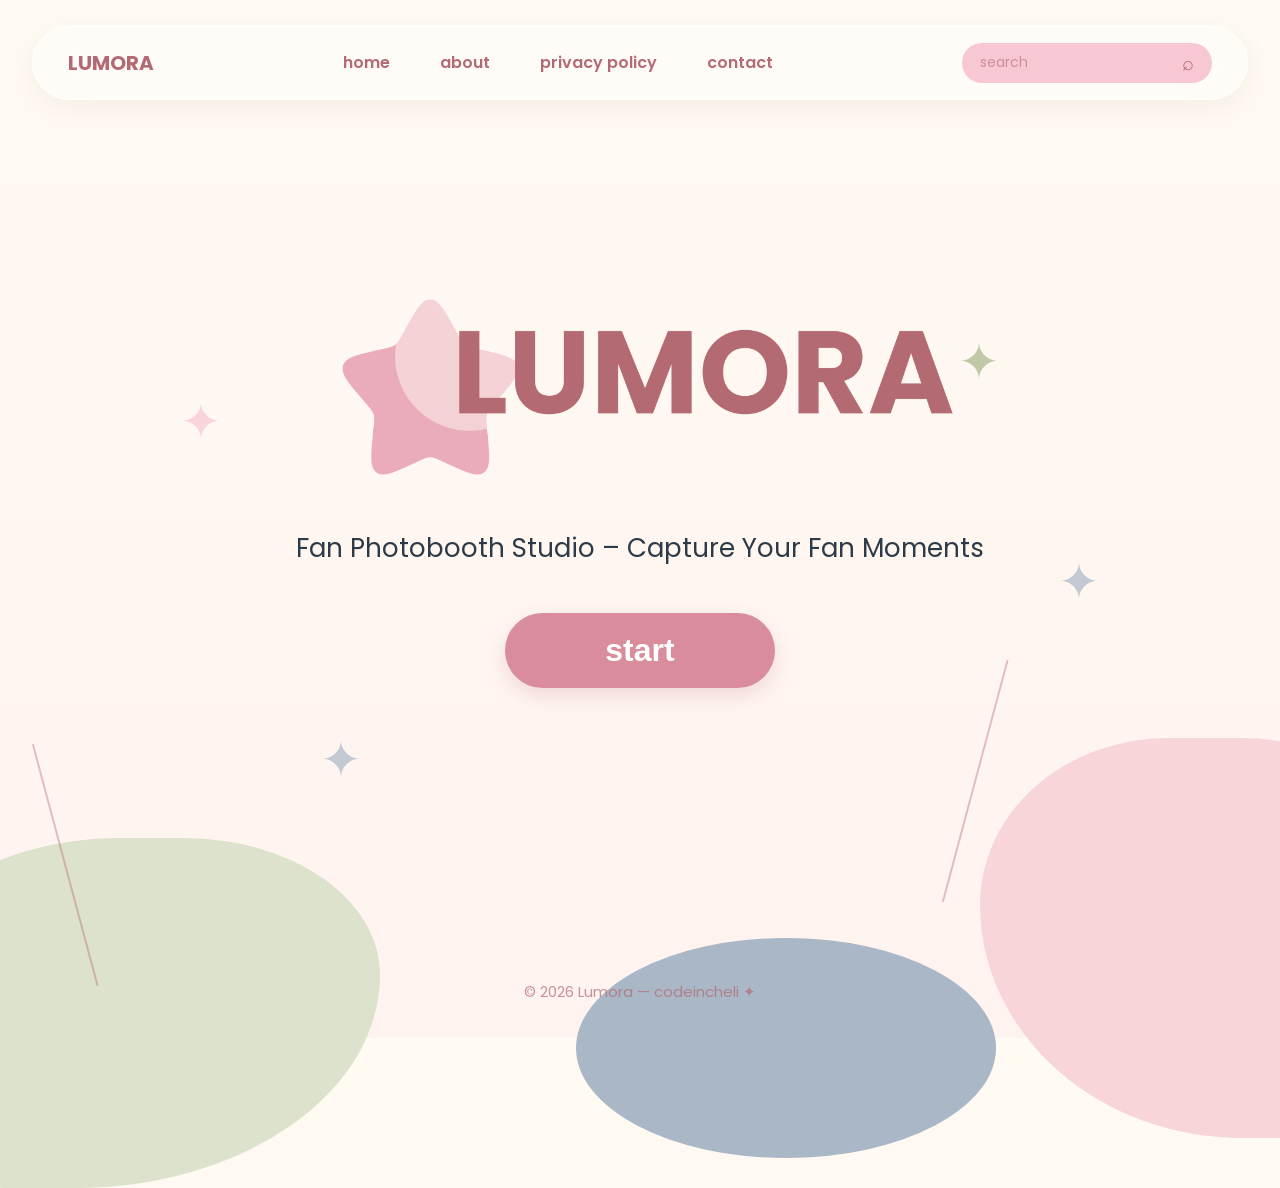
<file: index.html>
<!DOCTYPE html>
<html lang="en">
<head>
  <meta charset="UTF-8" />
  <meta name="viewport" content="width=device-width, initial-scale=1.0"/>
  <title>LUMORA</title>

  <link rel="stylesheet" href="style.css">
  <link rel="stylesheet" href="responsive-navbar.css">

  <link rel="preconnect" href="https://fonts.googleapis.com">
  <link href="https://fonts.googleapis.com/css2?family=Poppins:wght@300;400;500;600;700;800&display=swap" rel="stylesheet">

</head>
<body>

  
  <div class="star s1">✦</div>
  <div class="star s2">✦</div>
  <div class="star s3">✦</div>
  <div class="star s4">✦</div>

  
  <header>
    <nav class="navbar">

<div class="logo">
    <a href="index.html">LUMORA</a>
</div>

      <ul class="nav-links">
        <li><a href="collections.html">home</a></li>
        <li><a href="about.html" >about</a></li>
        <li><a href="privacy.html">privacy policy</a></li>
        <li><a href="contact.html">contact</a></li>
        </ul>

        <div class="search-box">
            <input type="text" placeholder="search">
            <span>⌕</span>
        </div>

    </nav>
  </header>


  <section class="hero">

<div class="hero-logo">
    <img src="assets/lumora.png" alt="LUMORA Logo">
</div>

    <p>
      Fan Photobooth Studio – Capture Your Fan Moments
    </p>

<button class="start-btn" onclick="window.location.href='collections.html'">
    start
</button>

  </section>


  <div class="blob-left"></div>
  <div class="blob-right"></div>
  <div class="blob-blue"></div>


  <div class="leaf left"></div>
  <div class="leaf right"></div>

  <footer class="footer">
    <p>© 2026 Lumora — codeincheli ✦</p>
</footer>

</body>
</html>
</file>
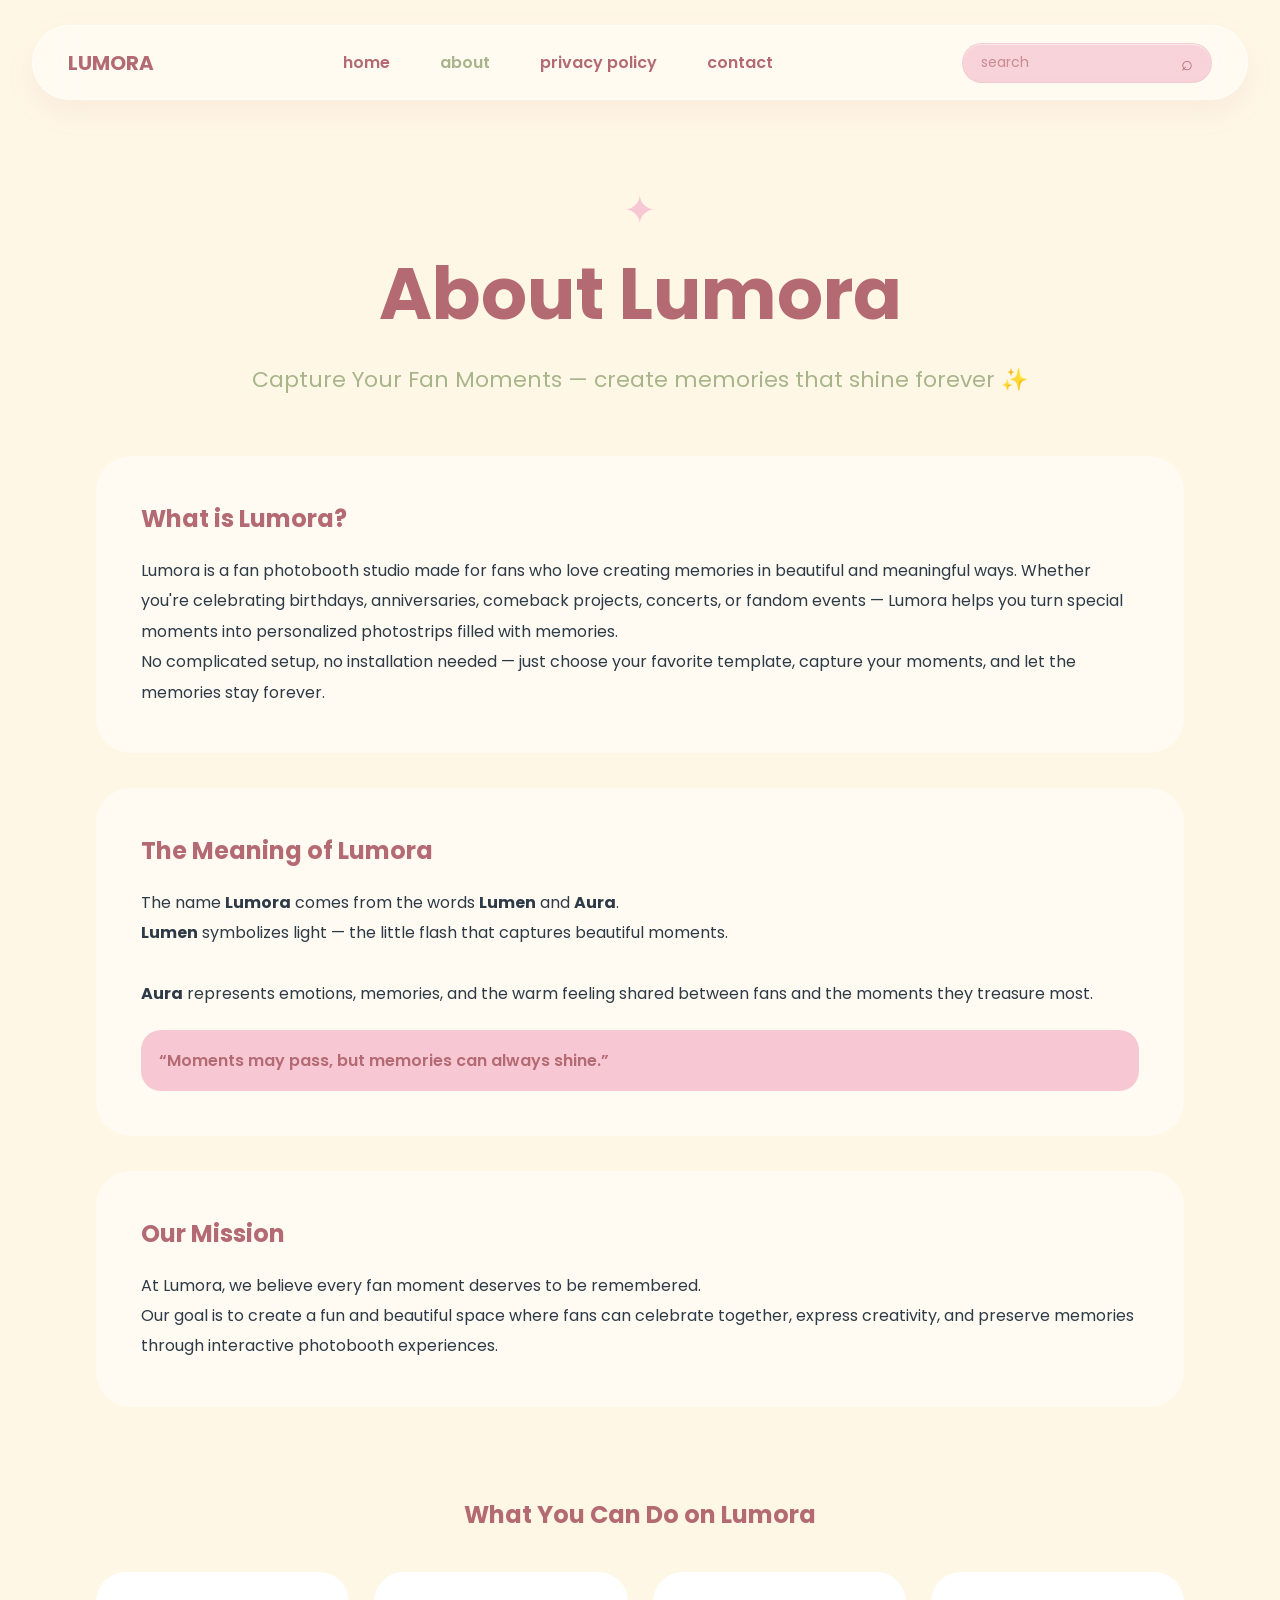
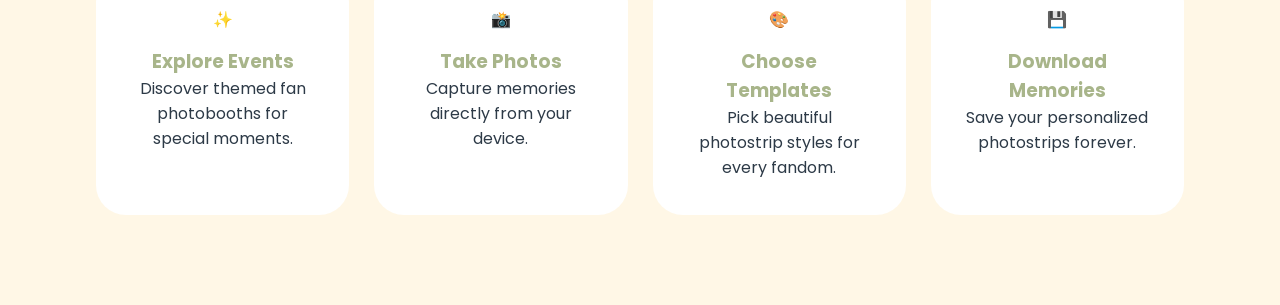
<file: about.html>
<!DOCTYPE html>
<html lang="en">
<head>
    <meta charset="UTF-8">
    <meta name="viewport" content="width=device-width, initial-scale=1.0">
    <title>About Lumora</title>

    <link rel="stylesheet" href="about.css">
    <link rel="stylesheet" href="responsive-navbar.css">

    <link rel="preconnect" href="https://fonts.googleapis.com">
    <link href="https://fonts.googleapis.com/css2?family=Poppins:wght@300;400;500;600;700;800&display=swap" rel="stylesheet">
</head>
<body>

  <header>
    <nav class="navbar">

<div class="logo">
    <a href="index.html">LUMORA</a>
</div>

<ul class="nav-links">
    <li><a href="collections.html">home</a></li>
    <li><a href="about.html" class="active">about</a></li>
    <li><a href="privacy.html">privacy policy</a></li>
    <li><a href="contact.html">contact</a></li>
</ul>
        <div class="search-box">
            <input type="text" placeholder="search">
            <span>⌕</span>
        </div>

    </nav>
</header>


<section class="about-hero">

    <div class="sparkle">✦</div>

    <h1>About Lumora</h1>

    <p class="tagline">
        Capture Your Fan Moments — create memories that shine forever ✨
    </p>

</section>


<section class="about-container">

    <div class="about-card">

        <h2>What is Lumora?</h2>

        <p>
            Lumora is a fan photobooth studio made for fans who love creating
            memories in beautiful and meaningful ways.
            Whether you're celebrating birthdays, anniversaries,
            comeback projects, concerts, or fandom events —
            Lumora helps you turn special moments into
            personalized photostrips filled with memories.
        </p>

        <p>
            No complicated setup, no installation needed —
            just choose your favorite template, capture your moments,
            and let the memories stay forever.
        </p>

    </div>

    <div class="about-card">

        <h2>The Meaning of Lumora</h2>

        <p>
            The name <b>Lumora</b> comes from the words
            <b>Lumen</b> and <b>Aura</b>.
        </p>

        <p>
            <b>Lumen</b> symbolizes light — the little flash that captures
            beautiful moments.
            <br><br>
            <b>Aura</b> represents emotions, memories,
            and the warm feeling shared between fans and the moments
            they treasure most.
        </p>

        <div class="quote-box">
            “Moments may pass, but memories can always shine.”
        </div>

    </div>

    <div class="about-card">

        <h2>Our Mission</h2>

        <p>
            At Lumora, we believe every fan moment deserves to be remembered.
        </p>

        <p>
            Our goal is to create a fun and beautiful space
            where fans can celebrate together,
            express creativity, and preserve memories
            through interactive photobooth experiences.
        </p>

    </div>

</section>


<section class="feature-section">

    <h2>What You Can Do on Lumora</h2>

    <div class="feature-grid">

        <div class="feature-card">
            ✨
            <h3>Explore Events</h3>
            <p>Discover themed fan photobooths for special moments.</p>
        </div>

        <div class="feature-card">
            📸
            <h3>Take Photos</h3>
            <p>Capture memories directly from your device.</p>
        </div>

        <div class="feature-card">
            🎨
            <h3>Choose Templates</h3>
            <p>Pick beautiful photostrip styles for every fandom.</p>
        </div>

        <div class="feature-card">
            💾
            <h3>Download Memories</h3>
            <p>Save your personalized photostrips forever.</p>
        </div>

    </div>

</section>

</body>
</html>
</file>
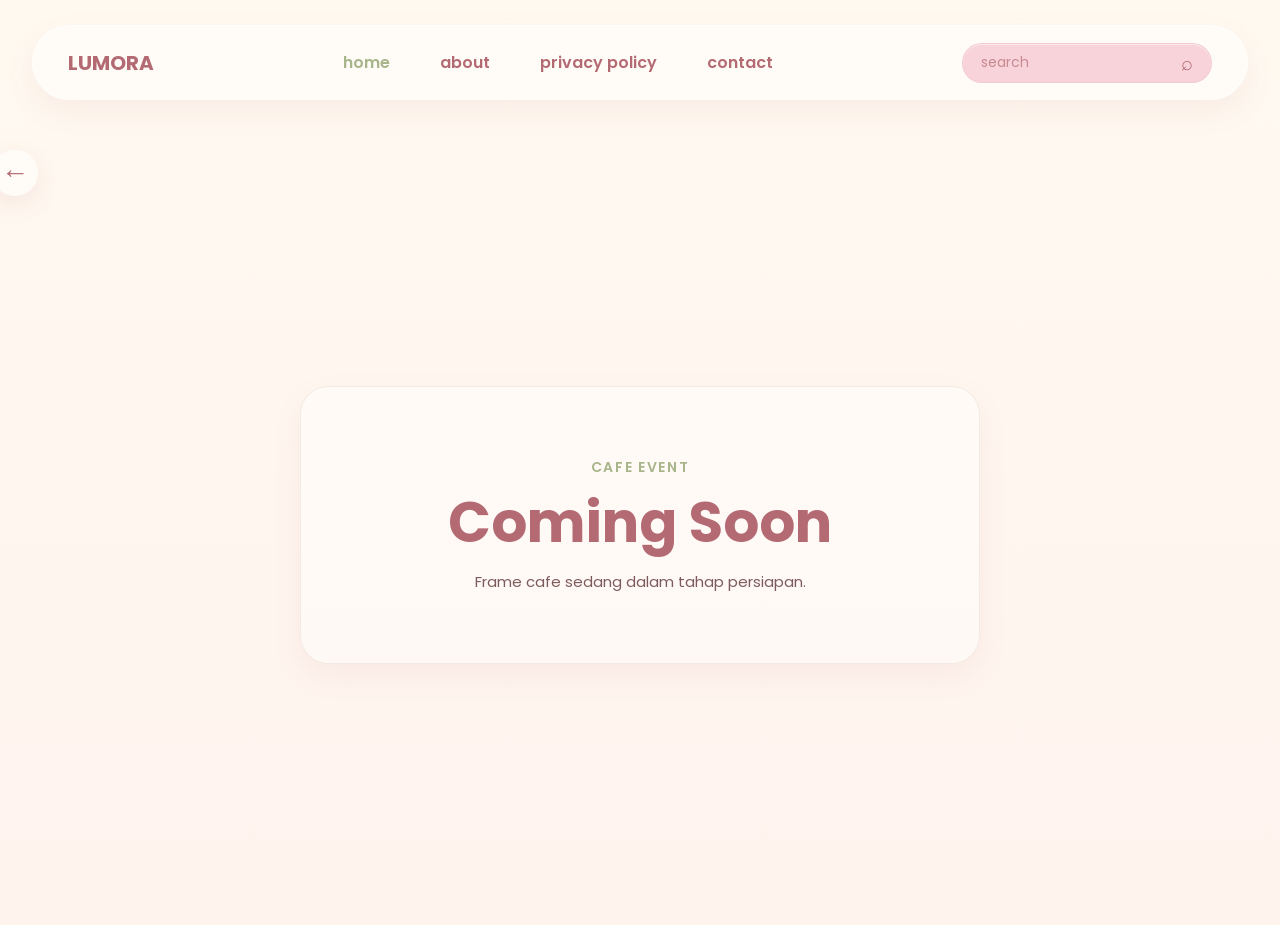
<file: cafe.html>
<!DOCTYPE html>
<html lang="en">
<head>
    <meta charset="UTF-8">
    <meta name="viewport" content="width=device-width, initial-scale=1.0">
    <title>Select Artist | Lumora</title>

    <link rel="stylesheet" href="cafe.css">
    <link rel="stylesheet" href="responsive-navbar.css">

    <link rel="preconnect" href="https://fonts.googleapis.com">
    <link href="https://fonts.googleapis.com/css2?family=Poppins:wght@300;400;500;600;700;800&display=swap" rel="stylesheet">
</head>
<body>

    <!-- Navbar -->
  <header>
    <nav class="navbar">

<div class="logo">
    <a href="index.html">LUMORA</a>
</div>
    
      <ul class="nav-links">
        <li><a href="artist.html" class="active">home</a></li>
<li><a href="about.html">about</a></li>
<li><a href="privacy.html">privacy policy</a></li>
<li><a href="contact.html">contact</a></li>
      </ul>

        <div class="search-box">
            <input type="text" placeholder="search">
            <span>⌕</span>
        </div>

    </nav>
</header>

     <main class="detail-container coming-soon-container">
        <a href="collections.html" class="back-arrow" aria-label="Back to artist page">←</a>
        <section class="coming-soon" aria-labelledby="coming-soon-title">
            <p class="coming-soon-label">CAFE EVENT</p>
            <h1 id="coming-soon-title">Coming Soon</h1>
            <p>Frame cafe sedang dalam tahap persiapan.</p>
        </section>
    </main>

</body>
</html>
</file>
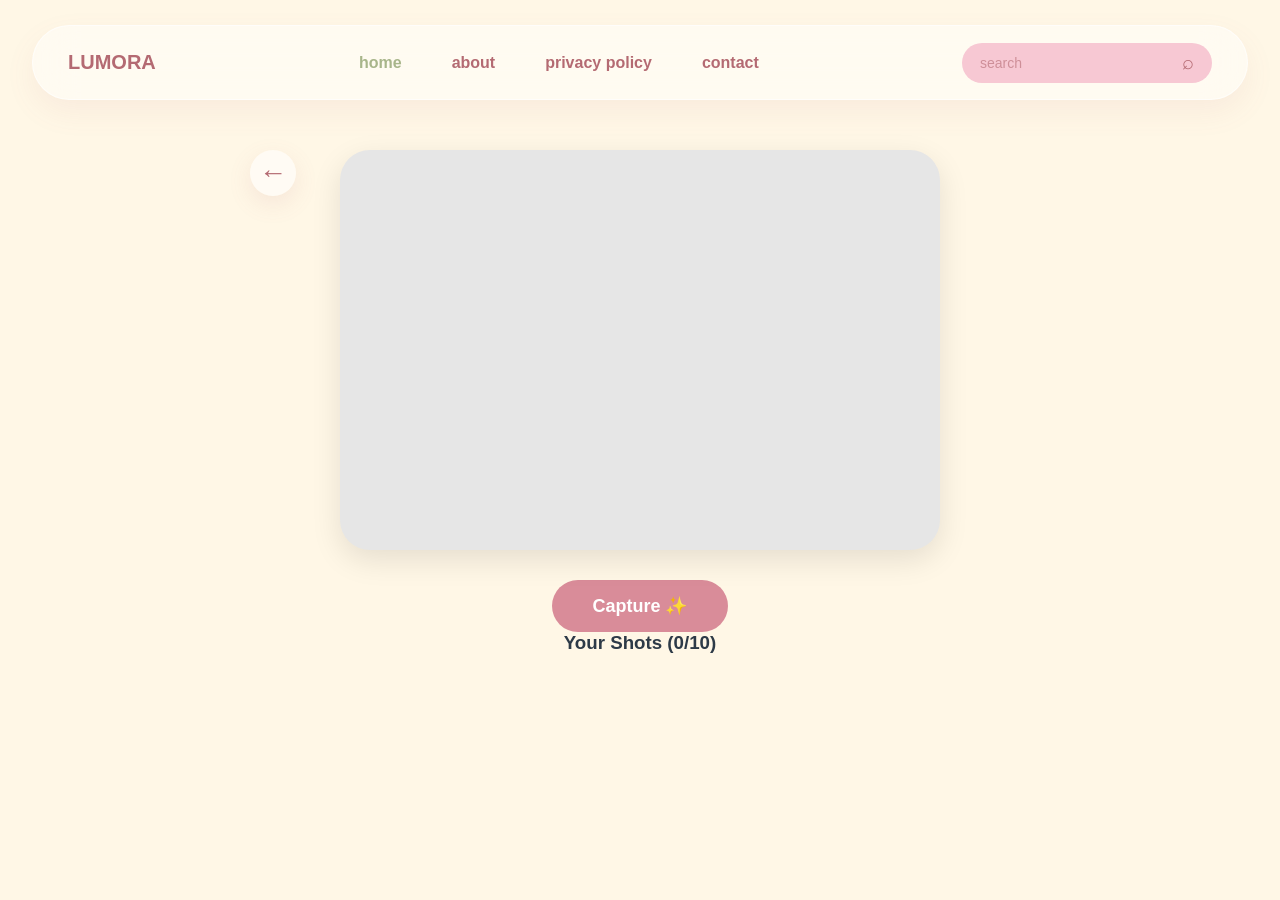
<file: camera.html>
<!DOCTYPE html>
<html lang="en">
<head>
    <meta charset="UTF-8">
    <meta name="viewport" content="width=device-width, initial-scale=1.0">
    <title>Photobooth | Lumora</title>
    <link rel="stylesheet" href="camera.css">
    <link rel="stylesheet" href="responsive-navbar.css">
</head>
<body>

<!-- Navbar -->
  <header>
    <nav class="navbar">

<div class="logo">
    <a href="index.html">LUMORA</a>
</div>

      <ul class="nav-links">
        <li><a href="collections.html" class="active">home</a></li>
<li><a href="about.html">about</a></li>
<li><a href="privacy.html">privacy policy</a></li>
<li><a href="contact.html">contact</a></li>
      </ul>

        <div class="search-box">
            <input type="text" placeholder="search">
            <span>⌕</span>
        </div>

    </nav>
</header>

<main class="photobooth-container">
    <a href="artist.html" id="camera-back-arrow" class="camera-back-arrow" aria-label="Back to selected artist">←</a>

    <div class="camera-wrapper">
        <video id="video" autoplay playsinline></video>
        <div id="timer" class="timer"></div>
        <canvas id="canvas" style="display:none;"></canvas>
    </div>

    <div class="controls">
        <button id="capture-btn" class="capture-btn">Capture ✨</button>
        <button id="switch-btn" class="switch-btn" type="button" style="display:none;">Flip 🔄</button>
        <button id="next-btn" class="next-btn" style="display:none;">Next Page →</button>
    </div>

    <div class="gallery-container">
        <h3>Your Shots (<span id="count">0</span>/10)</h3>
        <div id="photo-gallery" class="photo-gallery">
            </div>
    </div>
</main>

    <script src="camera.js"></script>
</body>
</html>
</file>
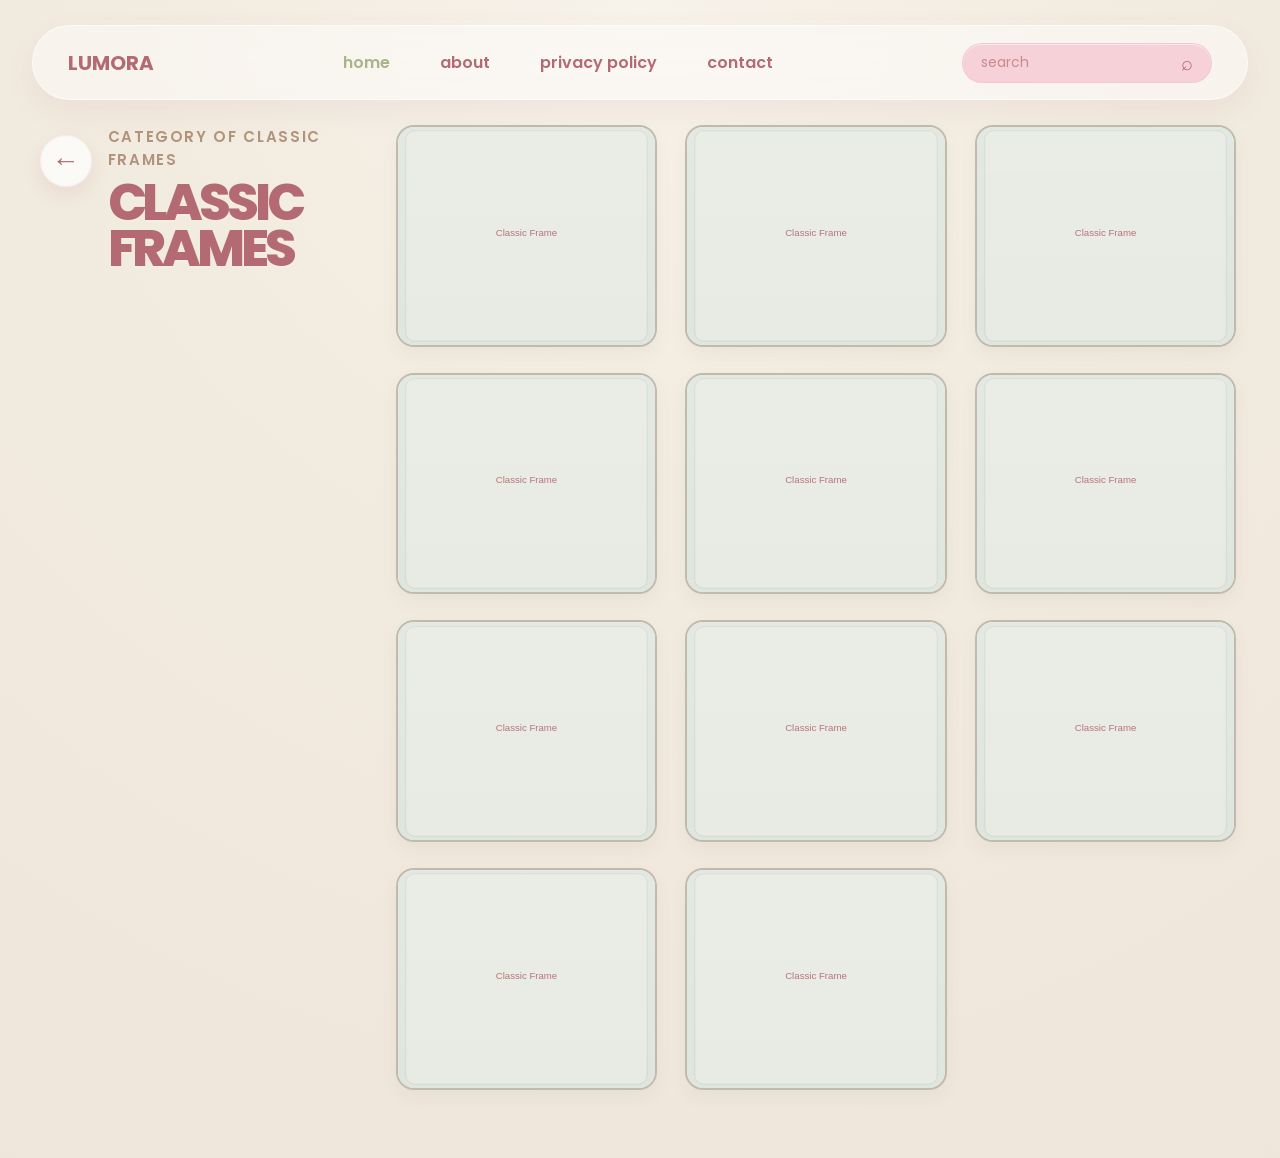
<file: classic.html>
<!DOCTYPE html>
<html lang="en">
<head>
    <meta charset="UTF-8">
    <meta name="viewport" content="width=device-width, initial-scale=1.0">
    <title>Select Artist | Lumora</title>

    <link rel="stylesheet" href="classic.css">
    <link rel="stylesheet" href="responsive-navbar.css">

    <link rel="preconnect" href="https://fonts.googleapis.com">
    <link href="https://fonts.googleapis.com/css2?family=Poppins:wght@300;400;500;600;700;800&display=swap" rel="stylesheet">
</head>
<body>
    <header>
        <nav class="navbar">
            <div class="logo">
                <a href="index.html">LUMORA</a>
            </div>

            <ul class="nav-links">
                <li><a href="artist.html" class="active">home</a></li>
                <li><a href="about.html">about</a></li>
                <li><a href="privacy.html">privacy policy</a></li>
                <li><a href="contact.html">contact</a></li>
            </ul>

            <div class="search-box">
                <input type="text" placeholder="search">
                <span>⌕</span>
            </div>
        </nav>
    </header>

    <main class="classic-page">
        <aside class="classic-sidebar">
            <div class="classic-title-wrap">
                <a href="collections.html" class="back-arrow" aria-label="Back to artist page">←</a>
                <div class="classic-copy">
                    <p class="classic-kicker">CATEGORY OF CLASSIC FRAMES</p>
                    <h1>CLASSIC FRAMES</h1>
                </div>
            </div>
        </aside>

        <section class="classic-gallery-wrap" aria-label="Classic frame gallery">
            <div id="classicFramesGrid" class="classic-frame-grid"></div>
        </section>
    </main>

    <script src="classic.js"></script>
</body>
</html>
</file>
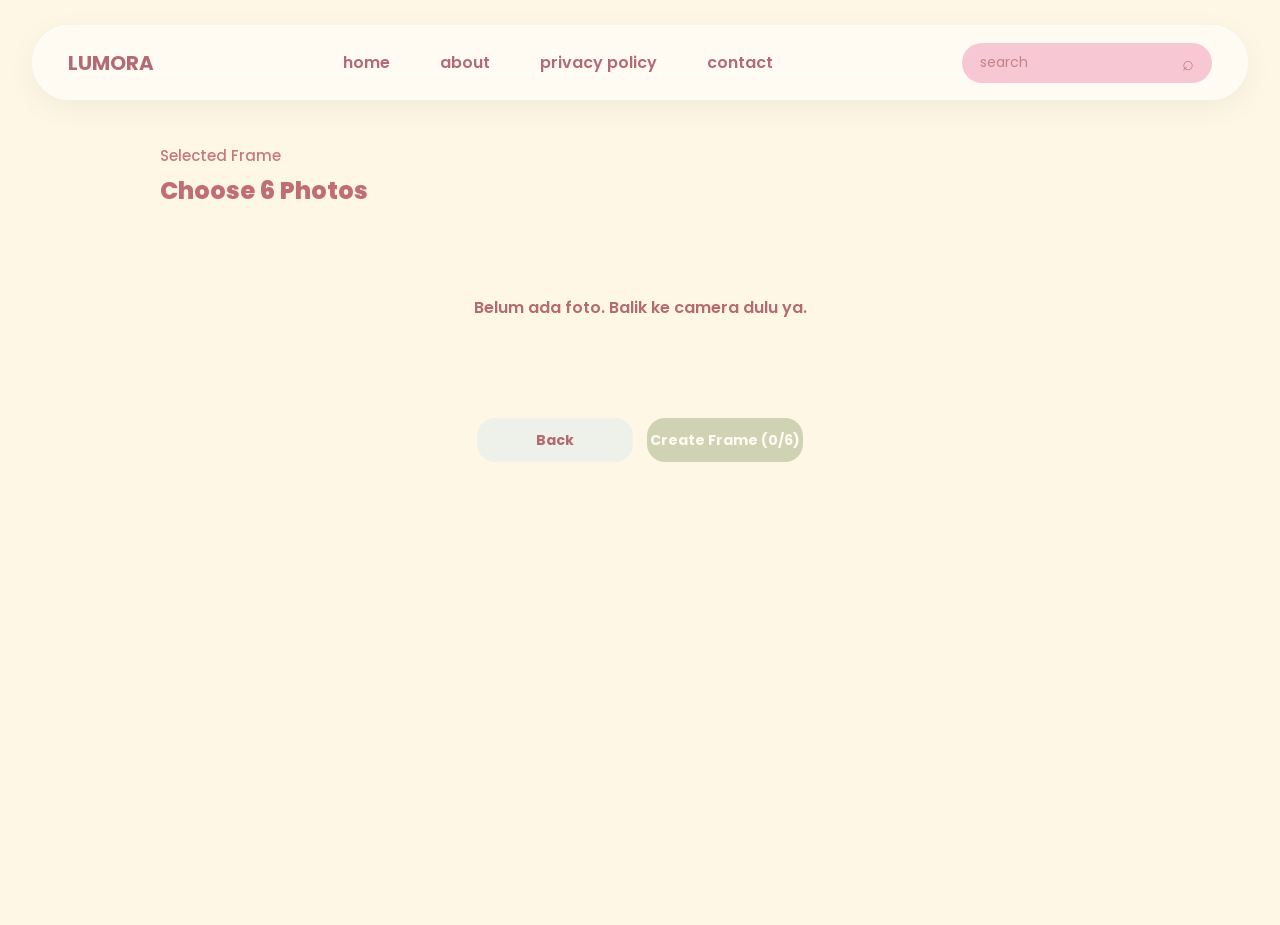
<file: poster.html>
<!DOCTYPE html>
<html lang="en">
<head>
    <meta charset="UTF-8">
    <meta name="viewport" content="width=device-width, initial-scale=1.0">
    <title>Select Photos | Lumora</title>
    <link rel="stylesheet" href="poster.css">
    <link rel="stylesheet" href="responsive-navbar.css">
    <link rel="preconnect" href="https://fonts.googleapis.com">
    <link href="https://fonts.googleapis.com/css2?family=Poppins:wght@300;400;500;600;700;800&display=swap" rel="stylesheet">
</head>
<body>
    <nav class="navbar">
        <div class="logo"><a href="index.html">LUMORA</a></div>
        <ul class="nav-links">
            <li><a href="collections.html">home</a></li>
            <li><a href="about.html">about</a></li>
            <li><a href="privacy.html">privacy policy</a></li>
            <li><a href="contact.html">contact</a></li>
        </ul>
        <div class="search-box">
            <input type="text" placeholder="search">
            <span>⌕</span>
        </div>
    </nav>

    <main class="poster-page">
        <p class="poster-kicker" id="poster-kicker">Selected Frame</p>
        <h1 id="poster-title">Choose 6 Photos</h1>

        <section id="poster-grid" class="poster-grid" aria-label="Choose six photos"></section>

        <div class="poster-actions">
            <a id="back-btn" class="back-btn" href="camera.html">Back</a>
            <button id="create-btn" class="create-btn" type="button" disabled>Create Frame (0/6)</button>
        </div>
    </main>

    <script src="poster.js"></script>
</body>
</html>
</file>
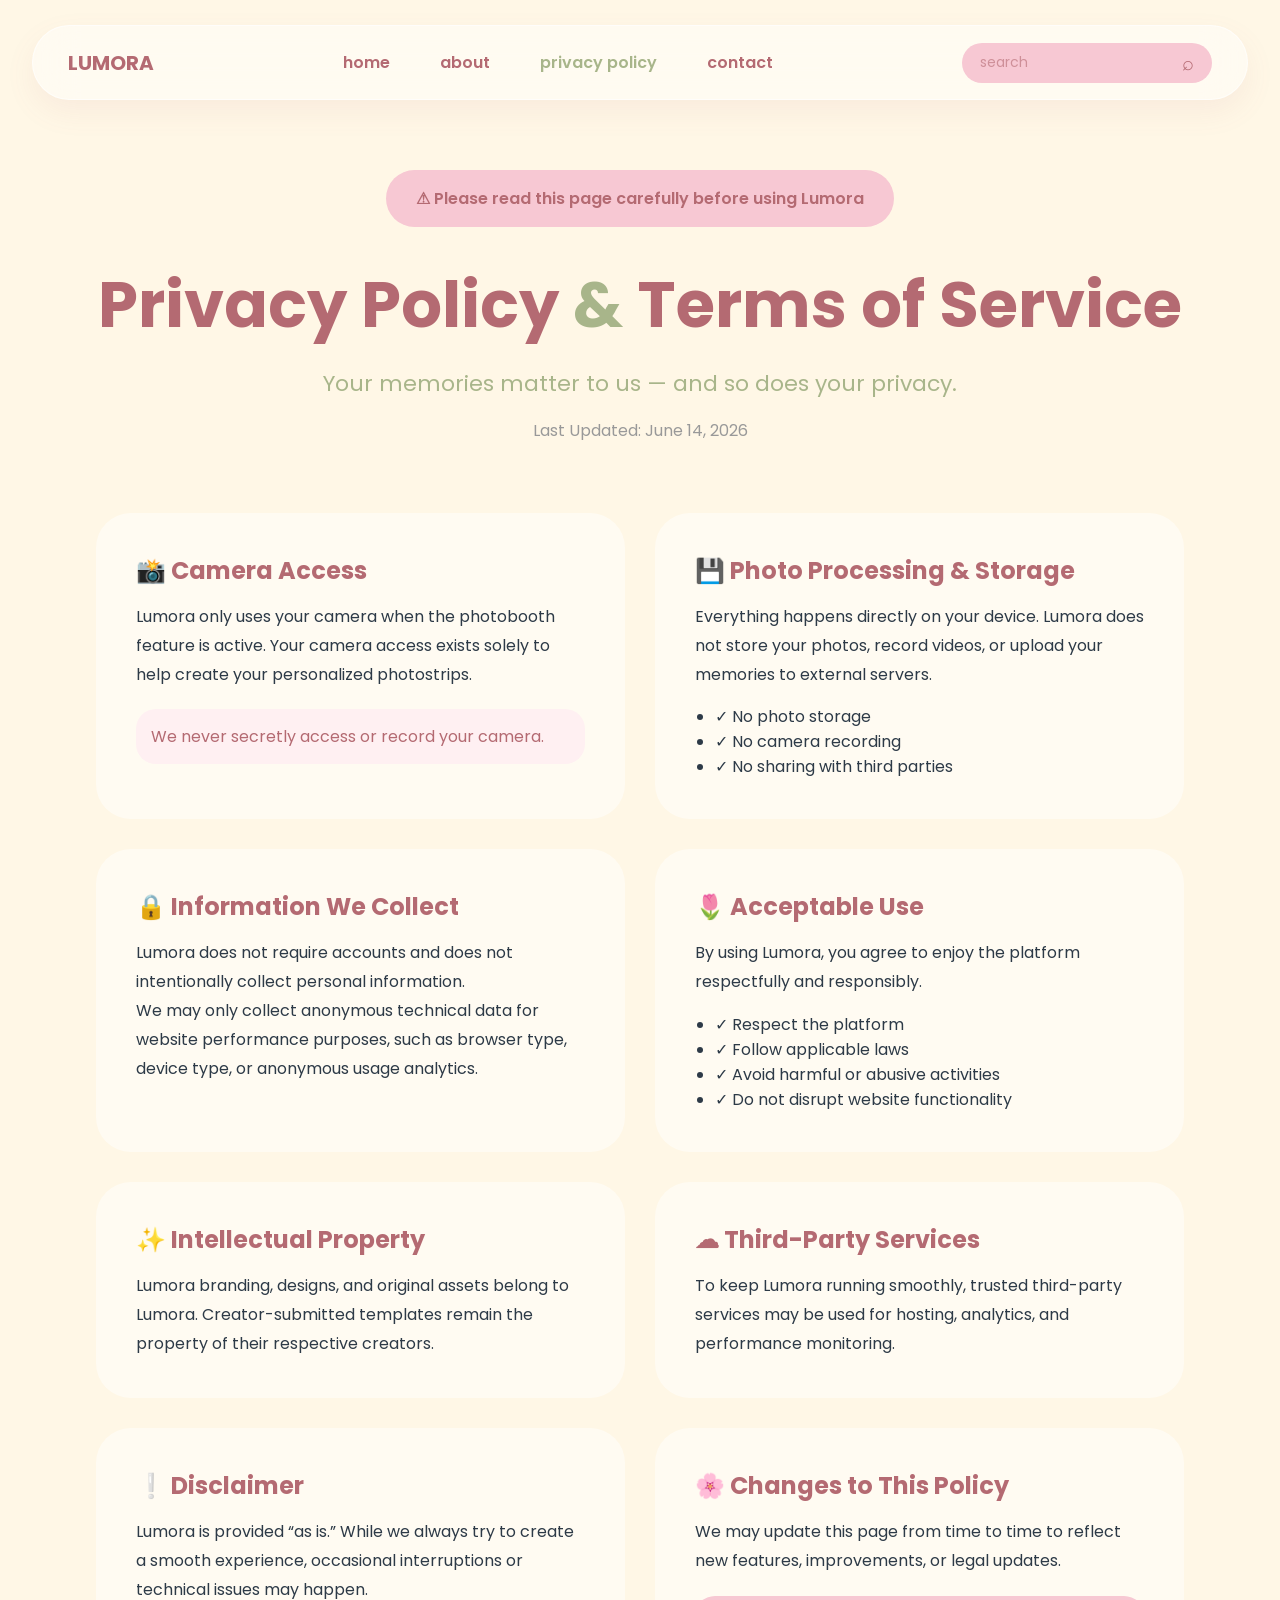
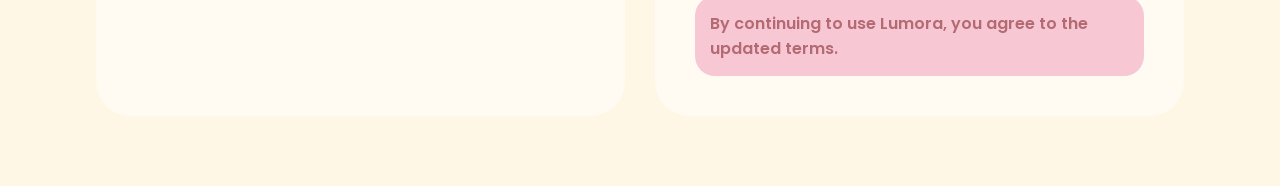
<file: privacy.html>
<!DOCTYPE html>
<html lang="en">
<head>
    <meta charset="UTF-8">
    <meta name="viewport" content="width=device-width, initial-scale=1.0">
    <title>Privacy Policy | Lumora</title>

    <link rel="stylesheet" href="privacy.css">
    <link rel="stylesheet" href="responsive-navbar.css">

    <link rel="preconnect" href="https://fonts.googleapis.com">
    <link href="https://fonts.googleapis.com/css2?family=Poppins:wght@300;400;500;600;700;800&display=swap" rel="stylesheet">
</head>
<body>

<header>
    <nav class="navbar">

        <div class="logo">
            <a href="index.html">LUMORA</a>
        </div>

        <ul class="nav-links">
        <li><a href="collections.html">home</a></li>
        <li><a href="about.html" >about</a></li>
        <li><a href="privacy.html"class="active">privacy policy</a></li>
        <li><a href="contact.html">contact</a></li>
         </ul>

        <div class="search-box">
            <input type="text" placeholder="search">
            <span>⌕</span>
        </div>

    </nav>
</header>

<section class="hero">

    <div class="warning-box">
        ⚠ Please read this page carefully before using Lumora
    </div>

    <h1>Privacy Policy <span>&</span> Terms of Service</h1>

    <p class="subtitle">
        Your memories matter to us — and so does your privacy.
    </p>

    <div class="updated">
        Last Updated: June 14, 2026
    </div>

</section>

<section class="policy-container">

    <div class="policy-card">
        <h2>📸 Camera Access</h2>
        <p>
            Lumora only uses your camera when the photobooth feature is active.
            Your camera access exists solely to help create your personalized photostrips.
        </p>

        <div class="mini-warning">
            We never secretly access or record your camera.
        </div>
    </div>

    <div class="policy-card">
        <h2>💾 Photo Processing & Storage</h2>
        <p>
            Everything happens directly on your device.
            Lumora does not store your photos, record videos,
            or upload your memories to external servers.
        </p>

        <ul>
            <li>✓ No photo storage</li>
            <li>✓ No camera recording</li>
            <li>✓ No sharing with third parties</li>
        </ul>
    </div>

    <div class="policy-card">
        <h2>🔒 Information We Collect</h2>
        <p>
            Lumora does not require accounts and does not intentionally collect personal information.
        </p>

        <p>
            We may only collect anonymous technical data for website performance purposes, such as browser type, device type, or anonymous usage analytics.
        </p>
    </div>

    <div class="policy-card">
        <h2>🌷 Acceptable Use</h2>
        <p>
            By using Lumora, you agree to enjoy the platform respectfully and responsibly.
        </p>

        <ul>
            <li>✓ Respect the platform</li>
            <li>✓ Follow applicable laws</li>
            <li>✓ Avoid harmful or abusive activities</li>
            <li>✓ Do not disrupt website functionality</li>
        </ul>
    </div>

    <div class="policy-card">
        <h2>✨ Intellectual Property</h2>
        <p>
            Lumora branding, designs, and original assets belong to Lumora.
            Creator-submitted templates remain the property of their respective creators.
        </p>
    </div>

    <div class="policy-card">
        <h2>☁ Third-Party Services</h2>
        <p>
            To keep Lumora running smoothly, trusted third-party services may be used for hosting, analytics, and performance monitoring.
        </p>
    </div>

    <div class="policy-card">
        <h2>❕ Disclaimer</h2>
        <p>
            Lumora is provided “as is.” While we always try to create a smooth experience,
            occasional interruptions or technical issues may happen.
        </p>
    </div>

    <div class="policy-card">
        <h2>🌸 Changes to This Policy</h2>
        <p>
            We may update this page from time to time to reflect new features,
            improvements, or legal updates.
        </p>

        <div class="quote-box">
            By continuing to use Lumora, you agree to the updated terms.
        </div>
    </div>

</section>

</body>
</html>
</file>
<file: style.css>
*{
    margin:0;
    padding:0;
    box-sizing:border-box;
}

body{
    font-family:'Poppins', sans-serif;
    background:linear-gradient(180deg, #fffaf2 0%, #fff3ef 100%);
    overflow-x:hidden;
    min-height:100vh;
    position:relative;
    animation:fadePage .5s ease;
}

.navbar{
    width:95%;
    height:75px;

    background:rgba(255,255,255,0.45);

    -webkit-backdrop-filter: blur(20px);
    backdrop-filter: blur(20px);

    border:1px solid rgba(255,255,255,.5);
    border-radius:50px;

    margin:25px auto;

    display:flex;
    justify-content:space-between;
    align-items:center;

    padding:0 35px;

    box-shadow:
    0 8px 30px rgba(0,0,0,0.05);
}
.logo{
    font-size:20px;
    font-weight:700;
    color:#B46A72;
}

.logo a{
    text-decoration:none;
    color:#B46A72;
    font-weight:700;
}

.nav-links{
    display:flex;
    list-style:none;
    gap:50px;
}

.nav-links a{
    text-decoration:none;
    color:#B46A72;
    font-weight:600;
    transition:.3s;
}

.nav-links a:hover{
    color:#A8B58A;
}
.nav-links a.active{
    color:#A8B58A;
    position:relative;
}

.nav-links a.active::after{
    content:'';
    position:absolute;
    bottom:-6px;
    left:0;

    width:100%;
    height:3px;

    background:#A8B58A;
    border-radius:999px;
}
.search-box{
    width:250px;
    height:40px;

    background:#F7C8D3;
    border-radius:30px;

    display:flex;
    align-items:center;
    justify-content:space-between;

    padding:0 18px;
}

.search-box input{
    border:none;
    outline:none;
    background:transparent;
    width:100%;

    font-family:'Poppins', sans-serif;
    color:#B46A72;
    font-size:14px;
}

.search-box input::placeholder{
    color:#B46A72;
    opacity:.6;
}

.search-box span{
    color:#B46A72;
    font-size:20px;
}

.hero{
    height:80vh;

    display:flex;
    flex-direction:column;
    justify-content:center;
    align-items:center;
    text-align:center;

    animation: fadeUp 1.5s ease;
}

.hero-logo{
    animation:floating 5s ease-in-out infinite;
}

.hero-logo img{
    width:700px;
    max-width:90%;
    object-fit:contain;
}

.hero h1{
    font-size:120px;
    font-weight:800;
    color:#B46A72;
    z-index:2;
}

.pink-star{
    position:absolute;
    left:-70px;

    width:180px;
    height:180px;
    background:#F7C8D3;

    clip-path: polygon(
        50% 0%, 
        61% 35%, 
        98% 35%, 
        68% 57%, 
        79% 91%, 
        50% 70%, 
        21% 91%, 
        32% 57%, 
        2% 35%, 
        39% 35%
    );

    z-index:1;
}

.circle-shape{
    position:absolute;

    width:120px;
    height:120px;

    background:#FFD9C9;
    border-radius:50%;

    left:-10px;
    top:-10px;

    z-index:1;
}

.hero p{
    margin-top:30px;
    font-size:26px;
    color:#2D3A47;
}

.start-btn{
    margin-top:45px;

    width:270px;
    height:75px;

    border:none;
    border-radius:50px;

    background:#D98C99;
    color:white;

    font-size:32px;
    font-weight:700;

    cursor:pointer;

    box-shadow:
    0 8px 20px rgba(180,106,114,.2);

    transition:.4s;
}

.start-btn:hover{
    transform:translateY(-6px);
    scale:1.03;
}

.star{
    position:absolute;
    color:#A9B7C6;
    font-size:50px;
    opacity:.7;

    animation: sparkle 4s infinite;
}

.s1{
    left:180px;
    top:360px;
    color:#F7C8D3;
}

.s2{
    right:280px;
    top:300px;
    color:#A8B58A;
}

.s3{
    right:180px;
    top:520px;
}

.s4{
    left:320px;
    bottom:240px;
}

.blob-left{
    position:absolute;
    left:-120px;
    bottom:-150px;

    width:500px;
    height:350px;

    background:#DCE2CC;

    border-radius:55% 45% 70% 30%;

    z-index:-1;

    animation: blobMove 8s ease infinite;
}

.blob-right{
    position:absolute;
    right:-150px;
    bottom:-100px;

    width:450px;
    height:400px;

    background:#F8D6D8;

    border-radius:50% 50% 30% 70%;

    z-index:-1;
}

.blob-blue{
    position:absolute;
    bottom:-120px;
    left:45%;

    width:420px;
    height:220px;

    background:#A9B7C6;

    border-radius:50%;

    z-index:-1;
}

/* leaves */

.leaf{
    position:absolute;
    width:250px;
    height:250px;
    opacity:.4;
}

.left{
    left:60px;
    bottom:80px;
    border-left:2px solid #B46A72;
    transform:rotate(-15deg);
}

.right{
    right:60px;
    bottom:100px;
    border-left:2px solid #B46A72;
    transform:rotate(15deg);
}

.footer{
    margin-top:100px;

    padding:35px;

    text-align:center;

    color:#B46A72;
    opacity:.7;

    font-size:15px;
}

.coming-info{
    margin-top:28px;
    text-align:center;
    color:#7A6A6A;
    font-size:16px;
    line-height:1.8;
}

.coming-info a{
    color:#B46A72;
    text-decoration:none;
    font-weight:600;
    transition:.3s;
}

.coming-info a:hover{
    color:#A8B58A;
}


@keyframes floating{
    0%{
        transform:translateY(0px);
    }
    50%{
        transform:translateY(-10px);
    }
    100%{
        transform:translateY(0px);
    }
}

@keyframes sparkle{
    0%{
        opacity:.4;
        transform:scale(1);
    }

    50%{
        opacity:1;
        transform:scale(1.2);
    }

    100%{
        opacity:.4;
        transform:scale(1);
    }
}

@keyframes blobMove{
    50%{
        transform:translateY(20px);
    }
}

@keyframes fadeUp{
    from{
        opacity:0;
        transform:translateY(40px);
    }
    to{
        opacity:1;
        transform:translateY(0);
    }
}

@keyframes navFade{
    from{
        opacity:0;
        transform:translateY(-30px);
    }
    to{
        opacity:1;
        transform:translateY(0);
    }
}

@media (max-width: 860px) {
    .navbar {
        width: 92%;
        height: auto;
        min-height: 76px;
        border-radius: 30px;
        padding: 18px 20px;
        flex-wrap: wrap;
        justify-content: center;
        gap: 14px 18px;
    }

    .nav-links {
        order: 3;
        width: 100%;
        justify-content: center;
        flex-wrap: wrap;
        gap: 10px 18px;
    }

    .nav-links a {
        font-size: 14px;
    }

    .search-box {
        width: min(100%, 280px);
    }
}

@media (max-width: 520px) {
    .navbar {
        width: 90%;
        margin: 16px auto;
        padding: 14px 16px;
        border-radius: 24px;
    }

    .logo a {
        font-size: 18px;
    }

    .nav-links {
        gap: 8px 14px;
    }

    .nav-links a {
        font-size: 12px;
    }

    .search-box {
        width: 100%;
        height: 38px;
    }
}
    from{
        opacity:0;
        transform:translateY(-30px);
    }

    to{
        opacity:1;
        transform:translateY(0);
    }
}

body{
    animation:fadePage .5s ease;
}

@keyframes fadePage{
    from{
        opacity:0;
        transform:translateY(15px);
    }

    to{
        opacity:1;
        transform:translateY(0);
    }
}


@media(max-width:900px){
    .navbar{
        width:92%;
        min-height: 76px;
        padding:18px 20px;
        border-radius:30px;
        flex-wrap:wrap;
        justify-content:center;
        gap:14px;
    }

    .nav-links{
        gap:16px 20px;
        flex-wrap:wrap;
        justify-content:center;
    }

    .nav-links a{
        font-size:14px;
    }

    .search-box{
        width:180px;
    }

    .hero h1{
        font-size:65px;
    }

    .hero p{
        width:90%;
        font-size:20px;
    }

    .start-btn{
        width:220px;
        height:65px;
        font-size:24px;
    }

    .pink-star{
        width:110px;
        height:110px;
        left:-35px;
    }
}

@media(max-width:560px){
    .navbar{
        width:90%;
        padding:14px 16px;
        margin-top:16px;
    }

    .logo a{
        font-size:18px;
    }

    .nav-links{
        gap:8px 14px;
    }

    .nav-links a{
        font-size:12px;
    }

    .search-box{
        width:100%;
        max-width:220px;
        height:38px;
    }

    .hero{
        margin-top:40px;
        padding:0 16px;
    }

    .hero-logo img{
        width: 260px;
    }

    .hero h1{
        font-size:44px;
    }

    .hero p{
        font-size:17px;
        margin-top:18px;
    }

    .start-btn{
        width:190px;
        height:56px;
        font-size:20px;
        margin-top:28px;
    }

    .star {
        font-size: 28px;
    }

    .s1 { left: 24px; top: 200px; }
    .s2 { right: 30px; top: 180px; }
    .s3 { right: 40px; top: 420px; }
    .s4 { left: 24px; bottom: 170px; }

    .blob-left,
    .blob-right,
    .blob-blue,
    .leaf {
        opacity: 0.45;
        transform: scale(0.8);
    }

    .footer{
        font-size: 13px;
        padding: 20px 16px;
        margin-top: 50px;
    }
}
</file>
<file: responsive-navbar.css>
@media (max-width: 600px) {
    .navbar {
        width: calc(100% - 32px);
        min-height: 0;
        height: auto;
        margin: 12px auto 0;
        padding: 13px 14px 12px;
        border-radius: 22px;
        display: flex;
        flex-wrap: wrap;
        justify-content: center;
        align-items: center;
        gap: 0;
    }

    .logo {
        order: 1;
        width: 100%;
        text-align: center;
    }

    .logo a {
        font-size: 16px;
    }

    .search-box {
        order: 2;
        width: 100%;
        max-width: none;
        height: 34px;
        margin-top: 11px;
        padding: 0 14px;
    }

    .search-box input {
        font-size: 13px;
    }

    .search-box span {
        font-size: 16px;
    }

    .nav-links {
        order: 3;
        width: 100%;
        margin-top: 11px;
        justify-content: center;
        align-items: center;
        gap: 6px 12px;
        flex-wrap: wrap;
    }

    .nav-links a {
        font-size: 11px;
    }
}
</file>
<file: about.css>
*{
    margin:0;
    padding:0;
    box-sizing:border-box;
}

body{
    font-family:'Poppins', sans-serif;
    background:#FFF7E6;
    color:#2D3A47;
}


.navbar {
    width: 95%;
    min-height: 75px;
    background: rgba(255, 255, 255, 0.45);
    -webkit-backdrop-filter: blur(20px);
    backdrop-filter: blur(20px);
    border: 1px solid rgba(255, 255, 255, 0.6);
    border-radius: 50px;
    margin: 25px auto;
    display: flex;
    justify-content: space-between;
    align-items: center;
    padding: 0 35px;
    box-shadow: 0 12px 30px rgba(180, 106, 114, 0.08);
}

.logo a {
    text-decoration: none;
    color: #B46A72;
    font-weight: 700;
    font-size: 20px;
}

.nav-links {
    display: flex;
    list-style: none;
    gap: 50px;
    align-items: center;
}

.nav-links a {
    text-decoration: none;
    color: #B46A72;
    font-weight: 600;
    font-size: 16px;
    transition: color 0.3s ease, transform 0.3s ease;
    position: relative;
}

.nav-links a:hover {
    color: #D98C99;
    transform: translateY(-1px);
}

.nav-links a.active {
    color: #A8B58A;
}

.search-box {
    width: 250px;
    height: 40px;
    background: rgba(247, 200, 211, 0.8);
    border: 1px solid rgba(180, 106, 114, 0.08);
    border-radius: 30px;
    display: flex;
    align-items: center;
    justify-content: space-between;
    padding: 0 18px;
    box-shadow: inset 0 1px 0 rgba(255, 255, 255, 0.5);
}

.search-box input {
    border: none;
    outline: none;
    background: transparent;
    width: 100%;
    font-family: 'Poppins', sans-serif;
    color: #B46A72;
    font-size: 14px;
}

.search-box input::placeholder {
    color: #B46A72;
    opacity: 0.7;
}

.search-box span {
    color: #B46A72;
    font-size: 20px;
    cursor: pointer;
    line-height: 1;
}

/* HERO */

.about-hero{
    text-align:center;
    margin-top:80px;
}

.about-hero h1{
    font-size:72px;
    color:#B46A72;
}

.tagline{
    color:#A8B58A;
    font-size:22px;
    margin-top:15px;
}

.sparkle{
    font-size:40px;
    color:#F7C8D3;
}

/* CARDS */

.about-container{
    width:85%;
    margin:60px auto;

    display:flex;
    flex-direction:column;
    gap:35px;
}

.about-card{
    background:rgba(255,255,255,0.5);
    border-radius:35px;
    padding:45px;
}

.about-card h2{
    color:#B46A72;
    margin-bottom:20px;
}

.about-card p{
    line-height:1.9;
}

.quote-box{
    margin-top:20px;
    background:#F7C8D3;
    padding:18px;
    border-radius:20px;
    color:#B46A72;
    font-weight:600;
}

/* FEATURES */

.feature-section{
    width:85%;
    margin:90px auto;
    text-align:center;
}

.feature-section h2{
    color:#B46A72;
    margin-bottom:40px;
}

.feature-grid{
    display:grid;
    grid-template-columns:repeat(4,1fr);
    gap:25px;
}

.feature-card{
    background:white;
    border-radius:30px;
    padding:35px;
}

.feature-card h3{
    color:#A8B58A;
    margin-top:15px;
}

@media (max-width: 860px) {
    .navbar {
        width: 92%;
        min-height: 76px;
        padding: 18px 20px;
        border-radius: 30px;
        flex-wrap: wrap;
        justify-content: center;
        gap: 14px;
    }

    .nav-links {
        gap: 12px 20px;
        flex-wrap: wrap;
        justify-content: center;
    }

    .nav-links a {
        font-size: 14px;
    }

    .search-box {
        width: 180px;
    }

    .about-hero h1 {
        font-size: 54px;
    }

    .about-container,
    .feature-section {
        width: 90%;
    }

    .feature-grid {
        grid-template-columns: repeat(2, minmax(0, 1fr));
    }
}

@media (max-width: 560px) {
    .navbar {
        width: 90%;
        padding: 14px 16px;
        margin-top: 16px;
    }

    .logo a {
        font-size: 18px;
    }

    .nav-links {
        width: 100%;
        justify-content: center;
        gap: 8px 14px;
    }

    .nav-links a {
        font-size: 12px;
    }

    .search-box {
        width: 100%;
        max-width: 220px;
        height: 38px;
    }

    .about-hero {
        margin-top: 40px;
        padding: 0 18px;
    }

    .about-hero h1 {
        font-size: 38px;
    }

    .tagline {
        font-size: 17px;
    }

    .about-card,
    .feature-card {
        padding: 24px 18px;
        border-radius: 22px;
    }

    .feature-grid {
        grid-template-columns: 1fr;
    }

    .about-container {
        width: 90%;
        gap: 18px;
        margin-top: 30px;
    }
}

@media (max-width: 600px) {
    .about-hero {
        width: calc(100% - 32px);
        margin: 30px auto 0;
        padding: 0;
    }

    .about-hero h1 {
        font-size: clamp(27px, 8vw, 34px);
        line-height: 1.15;
    }

    .tagline {
        font-size: 14px;
        line-height: 1.5;
    }

    .about-container,
    .feature-section {
        width: calc(100% - 32px);
        margin-top: 24px;
    }

    .about-card,
    .feature-card {
        padding: 18px 16px;
        border-radius: 18px;
    }

    .about-card h2,
    .feature-section > h2 {
        font-size: 20px;
        line-height: 1.25;
    }

    .about-card p,
    .feature-card p {
        font-size: 13px;
        line-height: 1.65;
    }
}
</file>
<file: cafe.css>
* {
    margin: 0;
    padding: 0;
    box-sizing: border-box;
}

body {
    font-family: 'Poppins', sans-serif;
    background: linear-gradient(180deg, #fff9f0 0%, #fff3ee 100%);
    min-height: 100vh;
    overflow-x: hidden;
    color: #7e5b5b;
}

img {
    display: block;
    max-width: 100%;
}

/* ==========================
NAVBAR
========================== */

.navbar {
    width: 95%;
    min-height: 75px;
    background: rgba(255, 255, 255, 0.45);
    -webkit-backdrop-filter: blur(20px);
    backdrop-filter: blur(20px);
    border: 1px solid rgba(255, 255, 255, 0.6);
    border-radius: 50px;
    margin: 25px auto;
    display: flex;
    justify-content: space-between;
    align-items: center;
    padding: 0 35px;
    box-shadow: 0 12px 30px rgba(180, 106, 114, 0.08);
}

.logo a {
    text-decoration: none;
    color: #B46A72;
    font-weight: 700;
    font-size: 20px;
}

.nav-links {
    display: flex;
    list-style: none;
    gap: 50px;
    align-items: center;
}

.nav-links a {
    text-decoration: none;
    color: #B46A72;
    font-weight: 600;
    font-size: 16px;
    transition: color 0.3s ease, transform 0.3s ease;
    position: relative;
}

.nav-links a:hover {
    color: #D98C99;
    transform: translateY(-1px);
}

.nav-links a.active {
    color: #A8B58A;
}

.search-box {
    width: 250px;
    height: 40px;
    background: rgba(247, 200, 211, 0.8);
    border: 1px solid rgba(180, 106, 114, 0.08);
    border-radius: 30px;
    display: flex;
    align-items: center;
    justify-content: space-between;
    padding: 0 18px;
    box-shadow: inset 0 1px 0 rgba(255, 255, 255, 0.5);
}

.search-box input {
    border: none;
    outline: none;
    background: transparent;
    width: 100%;
    font-family: 'Poppins', sans-serif;
    color: #B46A72;
    font-size: 14px;
}

.search-box input::placeholder {
    color: #B46A72;
    opacity: 0.7;
}

.search-box span {
    color: #B46A72;
    font-size: 20px;
    cursor: pointer;
    line-height: 1;
}

/* ==========================
DETAIL PAGE LAYOUT
========================== */
.detail-container {
    width: 90%;
    max-width: 1200px;
    margin: 50px auto 80px;
    display: flex;
    gap: 50px;
    align-items: flex-start;
    position: relative;
}

.back-arrow {
    position: absolute;
    top: 0;
    left: -72px;
    width: 46px;
    height: 46px;
    border-radius: 50%;
    background: rgba(255, 255, 255, 0.55);
    color: #B46A72;
    display: inline-flex;
    align-items: center;
    justify-content: center;
    text-decoration: none;
    font-size: 28px;
    font-weight: 700;
    box-shadow: 0 8px 24px rgba(180, 106, 114, 0.12);
    transition: transform 0.25s ease, background 0.25s ease;
}

.back-arrow:hover {
    background: #F7C8D3;
    transform: translateX(-4px);
}

.coming-soon-container {
    min-height: calc(100vh - 150px);
    align-items: center;
    justify-content: center;
}

.coming-soon {
    width: min(680px, 100%);
    padding: 70px 30px;
    text-align: center;
    background: rgba(255, 255, 255, 0.45);
    border: 1px solid rgba(184, 168, 140, 0.18);
    border-radius: 28px;
    box-shadow: 0 12px 30px rgba(180, 106, 114, 0.08);
    animation: fadeUp 0.8s ease;
}

.coming-soon-label {
    color: #A8B58A;
    font-size: 14px;
    font-weight: 600;
    letter-spacing: 0.12em;
}

.coming-soon h1 {
    margin-top: 14px;
    color: #B46A72;
    font-size: clamp(32px, 6vw, 56px);
    line-height: 1.1;
}

.coming-soon > p:last-child {
    margin-top: 16px;
    color: #7e5b5b;
    font-size: 15px;
}

/* ==========================
ARTIST
========================== */

.artist-section {
    display: flex;
    flex-direction: column;
    align-items: center;
    margin-top: 60px;
    padding: 0 20px 80px;
}

.artist-grid {
    width: min(1100px, 92%);
    display: grid;
    grid-template-columns: repeat(4, minmax(0, 1fr));
    gap: 32px 26px;
}

.artist-card {
    display: block;
    text-align: center;
    text-decoration: none;
    animation: fadeUp 0.8s ease;
    transition: transform 0.35s ease, box-shadow 0.35s ease;
    cursor: pointer;
    padding: 18px 14px 20px;
    border-radius: 28px;
    background: rgba(255, 255, 255, 0.38);
    border: 1px solid rgba(184, 168, 140, 0.18);
    box-shadow: 0 12px 24px rgba(180, 106, 114, 0.08);
}

.artist-card:hover {
    transform: translateY(-8px);
    box-shadow: 0 18px 40px rgba(180, 106, 114, 0.12);
}

.artist-card img {
    transition: transform 0.4s ease, filter 0.4s ease;
}

.artist-card:hover img {
    transform: scale(1.06);
    filter: saturate(1.05);
}

.artist-image {
    width: min(100%, 220px);
    height: 164px;
    background: linear-gradient(135deg, #f4f4f4 0%, #efe7e2 100%);
    border-radius: 22px;
    overflow: hidden;
    margin: 0 auto;
    transition: transform 0.4s ease, box-shadow 0.4s ease;
    box-shadow: 0 10px 18px rgba(145, 124, 126, 0.12);
}

.artist-card:hover .artist-image {
    transform: translateY(-6px);
}

.artist-image img {
    width: 100%;
    height: 100%;
    object-fit: cover;
}

.artist-card h3 {
    margin-top: 18px;
    font-size: 16px;
    color: #A8B58A;
    font-weight: 600;
    letter-spacing: 0.04em;
}

.artist-card p {
    margin-top: 6px;
    font-size: 14px;
    color: #B46A72;
    font-weight: 500;
    line-height: 1.5;
}

/* animation */

@keyframes fadeUp {
    from {
        opacity: 0;
        transform: translateY(28px);
    }
    to {
        opacity: 1;
        transform: translateY(0);
    }
}

/* ==========================
RESPONSIVE
========================== */

@media (max-width: 1100px) {
    .artist-grid {
        grid-template-columns: repeat(3, minmax(0, 1fr));
    }

}

@media (max-width: 860px) {
    .navbar {
        border-radius: 30px;
        flex-wrap: wrap;
        justify-content: center;
        padding: 18px 20px;
        gap: 14px 18px;
    }

    .nav-links {
        order: 3;
        width: 100%;
        justify-content: center;
        flex-wrap: wrap;
        gap: 10px 18px;
    }

    .nav-links a {
        font-size: 14px;
    }

    .search-box {
        width: min(100%, 280px);
    }

    .artist-section {
        margin-top: 28px;
    }

    .artist-grid {
        grid-template-columns: repeat(2, minmax(0, 1fr));
        gap: 22px 18px;
    }
}

@media (max-width: 520px) {
    .navbar {
        width: 90%;
        margin: 16px auto;
        padding: 14px 16px;
        border-radius: 24px;
    }

    .logo a {
        font-size: 18px;
    }

    .nav-links {
        gap: 8px 14px;
    }

    .nav-links a {
        font-size: 12px;
    }

    .search-box {
        height: 38px;
        width: 100%;
    }

    .artist-section {
        padding: 0 14px 60px;
    }

    .artist-grid {
        width: 100%;
        grid-template-columns: 1fr;
        gap: 18px;
    }

    .artist-card {
        padding: 14px 12px 16px;
        border-radius: 22px;
    }

    .artist-image {
        height: 156px;
        border-radius: 18px;
    }

    .artist-card h3 {
        font-size: 15px;
        margin-top: 14px;
    }

    .artist-card p {
        font-size: 12px;
    }
}

@media (max-width: 600px) {
    .artist-section {
        width: calc(100% - 32px);
        margin: 26px auto 0;
        padding: 0 0 48px;
    }

    .artist-grid {
        width: 100%;
        grid-template-columns: repeat(2, minmax(0, 1fr));
        gap: 14px;
    }

    .artist-card {
        position: relative;
        padding: 0 0 12px;
        border-radius: 20px;
        background: rgba(255, 255, 255, 0.62);
        border: 1px solid rgba(255, 255, 255, 0.8);
        box-shadow: 0 8px 20px rgba(180, 106, 114, 0.1);
        overflow: hidden;
        -webkit-tap-highlight-color: transparent;
    }

    .artist-card:active {
        transform: scale(0.97);
    }

    .artist-card:hover {
        transform: none;
        box-shadow: 0 8px 20px rgba(180, 106, 114, 0.1);
    }

    .artist-card:hover .artist-image {
        transform: none;
    }

    .artist-image {
        width: 100%;
        height: 142px;
        border-radius: 0;
        box-shadow: none;
    }

    .artist-card h3 {
        margin: 10px 10px 0;
        overflow: hidden;
        color: #B46A72;
        font-size: 13px;
        line-height: 1.25;
        letter-spacing: 0.02em;
        text-overflow: ellipsis;
        white-space: nowrap;
    }

    .artist-card p {
        margin: 4px 10px 0;
        overflow: hidden;
        color: #A8B58A;
        font-size: 11px;
        line-height: 1.3;
        text-overflow: ellipsis;
        white-space: nowrap;
    }
}
</file>
<file: camera.css>
*{
    margin:0;
    padding:0;
    box-sizing:border-box;
}

body{
    font-family:'Poppins', sans-serif;
    background:#FFF7E6;
    color:#2D3A47;
}

.navbar {
    width: 95%;
    min-height: 75px;
    background: rgba(255, 255, 255, 0.45);
    -webkit-backdrop-filter: blur(20px);
    backdrop-filter: blur(20px);
    border: 1px solid rgba(255, 255, 255, 0.6);
    border-radius: 50px;
    margin: 25px auto;
    display: flex;
    justify-content: space-between;
    align-items: center;
    padding: 0 35px;
    box-shadow: 0 12px 30px rgba(180, 106, 114, 0.08);
}

.logo a {
    text-decoration: none;
    color: #B46A72;
    font-weight: 700; 
    font-size: 20px;
}

.nav-links {
    display: flex;
    list-style: none;
    gap: 50px; 
}

.nav-links a {
    text-decoration: none;
    color: #B46A72;
    font-weight: 600;
    font-size: 16px; 
    transition: color 0.3s ease;
}

.nav-links a:hover {
    color: #D98C99;
}


.nav-links a.active {
    color: #A8B58A;
}

.search-box {
    width: 250px; 
    height: 40px;
    background: #F7C8D3;
    border-radius: 30px;
    display: flex;
    align-items: center;
    justify-content: space-between;
    padding: 0 18px;
}

.search-box input {
    border: none;
    outline: none;
    background: transparent;
    width: 100%;
    font-family: 'Poppins', sans-serif;
    color: #B46A72;
    font-size: 14px;
}

.search-box input::placeholder {
    color: #B46A72;
    opacity: 0.6;
}

.search-box span {
    color: #B46A72;
    font-size: 20px;
    cursor: pointer;
}



.about-hero{
    text-align:center;
    margin-top:80px;
}

.about-hero h1{
    font-size:72px;
    color:#B46A72;
}

.tagline{
    color:#A8B58A;
    font-size:22px;
    margin-top:15px;
}

.sparkle{
    font-size:40px;
    color:#F7C8D3;
}



.about-container{
    width:85%;
    margin:60px auto;

    display:flex;
    flex-direction:column;
    gap:35px;
}

.about-card{
    background:rgba(255,255,255,0.5);
    border-radius:35px;
    padding:45px;
}

.about-card h2{
    color:#B46A72;
    margin-bottom:20px;
}

.about-card p{
    line-height:1.9;
}

.quote-box{
    margin-top:20px;
    background:#F7C8D3;
    padding:18px;
    border-radius:20px;
    color:#B46A72;
    font-weight:600;
}



.feature-section{
    width:85%;
    margin:90px auto;
    text-align:center;
}

.feature-section h2{
    color:#B46A72;
    margin-bottom:40px;
}

.feature-grid{
    display:grid;
    grid-template-columns:repeat(4,1fr);
    gap:25px;
}

.feature-card{
    background:white;
    border-radius:30px;
    padding:35px;
}

.feature-card h3{
    color:#A8B58A;
    margin-top:15px;
}
.photobooth-container {
    display: flex;
    flex-direction: column;
    align-items: center;
    margin-top: 50px;
    position: relative;
}

.camera-back-arrow {
    position: absolute;
    top: 0;
    left: calc(50% - 390px);
    width: 46px;
    height: 46px;
    border-radius: 50%;
    background: rgba(255, 255, 255, 0.55);
    color: #B46A72;
    display: inline-flex;
    align-items: center;
    justify-content: center;
    text-decoration: none;
    font-size: 28px;
    font-weight: 700;
    box-shadow: 0 8px 24px rgba(180, 106, 114, 0.12);
    transition: transform 0.25s ease, background 0.25s ease;
}

.camera-back-arrow:hover {
    background: #F7C8D3;
    transform: translateX(-4px);
}

.camera-wrapper {
    position: relative;
    width: 600px;
    height: 400px;
    background: #e6e6e6;
    border-radius: 30px;
    overflow: hidden;
    box-shadow: 0 10px 30px rgba(0,0,0,0.1);
}

#video, #photo {
    width: 100%;
    height: 100%;
    object-fit: cover;
}

#video {
    transform: scaleX(-1);
}

#video.mirrored {
    transform: scaleX(-1);
}

.switch-btn {
    padding: 15px 40px;
    border-radius: 999px;
    border: none;
    background: #F7C8D3;
    color: #B46A72;
    font-size: 18px;
    font-weight: 700;
    cursor: pointer;
    transition: 0.3s;
    margin-left: 12px;
}

.switch-btn:hover { background: #efb3c2; }
.switch-btn:disabled { opacity: 0.7; cursor: wait; }

@media (max-width: 760px) {
    .switch-btn { width: 100%; margin-left: 0; padding: 14px 20px; font-size: 16px; }
}

@media (max-width: 600px) {
    .switch-btn { min-height: 46px; padding: 10px 12px; border-radius: 15px; font-size: 14px; }
}
.timer {
    position: absolute;
    top: 50%;
    left: 50%;
    transform: translate(-50%, -50%);
    font-size: 80px;
    color: white;
    font-weight: 800;
    text-shadow: 2px 2px 10px rgba(0,0,0,0.5);
    z-index: 10;
    display: none;
}

.controls {
    margin-top: 30px;
}

.capture-btn, .retake-btn, .next-btn {
    padding: 15px 40px;
    border-radius: 999px;
    border: none;
    background: #D98C99;
    color: white;
    font-size: 18px;
    font-weight: 700;
    cursor: pointer;
    transition: 0.3s;
}

.capture-btn:hover { background: #B46A72; }

.next-btn {
    background: #A8B58A;
    margin-left: 12px;
}

.next-btn:hover {
    background: #87966c;
}

@media (max-width: 860px) {
    .navbar { width: 92%; min-height: 76px; height: auto; border-radius: 30px; padding: 18px 20px; flex-wrap: wrap; justify-content: center; gap: 14px 18px; }
    .nav-links { order: 3; width: 100%; justify-content: center; flex-wrap: wrap; gap: 10px 18px; }
    .nav-links a { font-size: 14px; }
    .search-box { width: min(100%, 280px); }
}

@media (max-width: 520px) {
    .navbar { width: 90%; margin: 16px auto; padding: 14px 16px; border-radius: 24px; }
    .logo a { font-size: 18px; }
    .nav-links { gap: 8px 14px; }
    .nav-links a { font-size: 12px; }
    .search-box { width: 100%; height: 38px; }
}

.capture-btn:disabled {
    cursor: wait;
    opacity: 0.7;
}

.photo-gallery {
    display: grid;
    grid-template-columns: repeat(5, 1fr); /* 5 kolom */
    gap: 15px;
    margin-top: 20px;
    width: 90%;
    max-width: 800px;
}

.gallery-item {
    position: relative;
    border-radius: 10px;
    overflow: hidden;
}

.gallery-item img {
    width: 100%;
    display: block;
}

.delete-btn {
    position: absolute;
    top: 5px;
    right: 5px;
    background: rgba(217, 140, 153, 0.9);
    color: white;
    border: none;
    border-radius: 50%;
    width: 25px;
    height: 25px;
    cursor: pointer;
}

@media (max-width: 760px) {
    .camera-back-arrow {
        position: static;
        align-self: flex-start;
        margin: 0 0 18px 5%;
    }

    .photobooth-container {
        padding: 0 14px 30px;
    }

    .camera-wrapper {
        width: min(100%, 480px);
        height: 300px;
    }

    .controls {
        display: flex;
        flex-direction: column;
        width: min(100%, 260px);
        gap: 12px;
    }

    .capture-btn, .retake-btn, .next-btn {
        width: 100%;
        margin-left: 0;
        padding: 14px 20px;
        font-size: 16px;
    }

    .photo-gallery {
        grid-template-columns: repeat(2, minmax(0, 1fr));
        width: min(100%, 420px);
    }
}

@media (max-width: 480px) {
    .camera-wrapper {
        height: 260px;
        border-radius: 22px;
    }

    .timer {
        font-size: 54px;
    }

    .photo-gallery {
        grid-template-columns: 1fr;
    }
}

@media (max-width: 600px) {
    .photobooth-container {
        width: calc(100% - 32px);
        margin: 26px auto 48px;
        padding: 0;
    }

    .camera-back-arrow {
        width: 38px;
        height: 38px;
        margin: 0 0 16px;
        border-radius: 14px;
        font-size: 22px;
        align-self: flex-start;
        box-shadow: 0 6px 16px rgba(180, 106, 114, 0.12);
    }

    .camera-wrapper {
        width: 100%;
        height: auto;
        aspect-ratio: 4 / 3;
        border-radius: 22px;
        box-shadow: 0 12px 28px rgba(180, 106, 114, 0.14);
    }

    .timer {
        font-size: 58px;
    }

    .controls {
        width: 100%;
        display: grid;
        grid-template-columns: repeat(2, minmax(0, 1fr));
        gap: 10px;
        margin-top: 16px;
    }

    .capture-btn,
    .retake-btn,
    .next-btn {
        width: 100%;
        min-height: 46px;
        margin: 0;
        padding: 10px 12px;
        border-radius: 15px;
        font-size: 14px;
    }

    .gallery-container {
        width: 100%;
        margin-top: 28px;
        padding: 18px 14px;
        border-radius: 20px;
        background: rgba(255, 255, 255, 0.48);
        box-shadow: 0 8px 22px rgba(180, 106, 114, 0.07);
    }

    .gallery-container h3 {
        margin-bottom: 12px;
        color: #B46A72;
        font-size: 16px;
    }

    .photo-gallery {
        width: 100%;
        grid-template-columns: repeat(3, minmax(0, 1fr));
        gap: 8px;
        margin-top: 0;
    }

    .gallery-item {
        aspect-ratio: 1;
        border-radius: 12px;
        background: #E5E7E1;
    }

    .gallery-item img {
        width: 100%;
        height: 100%;
        object-fit: cover;
    }

    .delete-btn {
        top: 4px;
        right: 4px;
        width: 22px;
        height: 22px;
        font-size: 12px;
    }
}
</file>
<file: classic.css>
* {
    margin: 0;
    padding: 0;
    box-sizing: border-box;
}

body {
    font-family: 'Poppins', sans-serif;
    background: radial-gradient(circle at top, #f7f2ea 0%, #f2ebdf 38%, #efe6db 100%);
    min-height: 100vh;
    overflow-x: hidden;
    color: #b46a72;
}

img {
    display: block;
    max-width: 100%;
}

button,
input {
    font: inherit;
}

.navbar {
    width: 95%;
    min-height: 75px;
    background: rgba(255, 255, 255, 0.45);
    -webkit-backdrop-filter: blur(20px);
    backdrop-filter: blur(20px);
    border: 1px solid rgba(255, 255, 255, 0.6);
    border-radius: 50px;
    margin: 25px auto;
    display: flex;
    justify-content: space-between;
    align-items: center;
    padding: 0 35px;
    box-shadow: 0 12px 30px rgba(180, 106, 114, 0.08);
}

.logo a {
    text-decoration: none;
    color: #b46a72;
    font-weight: 700;
    font-size: 20px;
}

.nav-links {
    display: flex;
    list-style: none;
    gap: 50px;
    align-items: center;
}

.nav-links a {
    text-decoration: none;
    color: #b46a72;
    font-weight: 600;
    font-size: 16px;
    transition: color 0.3s ease, transform 0.3s ease;
    position: relative;
}

.nav-links a:hover {
    color: #d98c99;
    transform: translateY(-1px);
}

.nav-links a.active {
    color: #a8b58a;
}

.search-box {
    width: 250px;
    height: 40px;
    background: rgba(247, 200, 211, 0.8);
    border: 1px solid rgba(180, 106, 114, 0.08);
    border-radius: 30px;
    display: flex;
    align-items: center;
    justify-content: space-between;
    padding: 0 18px;
    box-shadow: inset 0 1px 0 rgba(255, 255, 255, 0.5);
}

.search-box input {
    border: none;
    outline: none;
    background: transparent;
    width: 100%;
    font-family: 'Poppins', sans-serif;
    color: #b46a72;
    font-size: 14px;
}

.search-box input::placeholder {
    color: #b46a72;
    opacity: 0.7;
}

.search-box span {
    color: #b46a72;
    font-size: 20px;
    cursor: pointer;
    line-height: 1;
}

.classic-page {
    position: relative;
    width: min(1320px, 96%);
    margin: 0 auto 60px;
    padding: 0 18px 8px 14px;
    display: grid;
    grid-template-columns: 330px minmax(0, 1fr);
    gap: 26px;
    align-items: start;
}

.classic-sidebar {
    padding-top: 0;
    padding-left: 0;
}

.classic-title-wrap {
    display: flex;
    align-items: flex-start;
    gap: 16px;
}

.back-arrow {
    position: static;
    width: 52px;
    height: 52px;
    border-radius: 50%;
    background: rgba(255, 255, 255, 0.72);
    color: #b46a72;
    border: 1px solid rgba(180, 106, 114, 0.08);
    display: inline-flex;
    align-items: center;
    justify-content: center;
    text-decoration: none;
    font-size: 28px;
    font-weight: 700;
    line-height: 1;
    box-shadow: 0 8px 18px rgba(180, 106, 114, 0.12);
    transition: transform 0.25s ease, background 0.25s ease;
    flex-shrink: 0;
    margin-top: 10px;
}

.back-arrow:hover {
    background: #f7c8d3;
    transform: translateX(-4px);
}

.classic-copy {
    display: flex;
    flex-direction: column;
    gap: 8px;
}

.classic-kicker {
    font-size: 15px;
    font-weight: 600;
    letter-spacing: 0.11em;
    color: #ad8f77;
    text-transform: uppercase;
    margin: 0;
    opacity: 0.95;
}

.classic-sidebar h1 {
    max-width: 290px;
    font-size: clamp(44px, 4vw, 72px);
    line-height: 0.9;
    font-weight: 800;
    color: #b46a72;
    letter-spacing: -0.08em;
    text-shadow: 0 2px 0 rgba(255,255,255,0.18);
    margin: 0;
}

.classic-gallery-wrap {
    width: 100%;
    min-height: 700px;
    padding-top: 0;
}

.classic-frame-grid {
    display: grid;
    grid-template-columns: repeat(3, minmax(155px, 1fr));
    gap: 26px 28px;
    min-height: 680px;
    align-items: stretch;
    justify-content: start;
}

.classic-frame-card {
    position: relative;
    width: 100%;
    aspect-ratio: 1.18 / 1;
    border: 2px solid rgba(181, 169, 150, 0.7);
    border-radius: 18px;
    overflow: hidden;
    background: linear-gradient(180deg, #dfe7e2 0%, #dfe5df 100%);
    box-shadow: 0 8px 18px rgba(110, 101, 94, 0.06), inset 0 0 0 1px rgba(255,255,255,0.2);
    cursor: pointer;
    transition: transform 0.25s ease, box-shadow 0.25s ease, border-color 0.25s ease;
}

.classic-frame-card:hover {
    transform: translateY(-4px);
    box-shadow: 0 14px 24px rgba(110, 101, 94, 0.1), inset 0 0 0 1px rgba(255,255,255,0.25);
    border-color: rgba(171, 125, 126, 0.8);
}

.classic-frame-card img {
    width: 100%;
    height: 100%;
    object-fit: cover;
    background: #dfe5df;
    transition: transform 0.25s ease, filter 0.25s ease;
}

.classic-frame-card:hover img {
    transform: scale(1.02);
    filter: saturate(1.04);
}

.classic-frame-card::before {
    content: "";
    position: absolute;
    inset: 0;
    background: linear-gradient(180deg, rgba(255,255,255,0.12), rgba(255,255,255,0));
    pointer-events: none;
}

@media (max-width: 980px) {
    .classic-page {
        grid-template-columns: 1fr;
        padding-top: 22px;
    }

    .classic-sidebar {
        padding-top: 10px;
    }

    .back-arrow {
        left: 10px;
        top: 10px;
    }

    .classic-frame-grid {
        grid-template-columns: repeat(2, minmax(0, 1fr));
    }
}

@media (max-width: 560px) {
    .classic-frame-grid {
        grid-template-columns: 1fr;
    }

    .nav-links {
        gap: 18px;
    }

    .search-box {
        width: 180px;
    }
}
</file>
<file: poster.css>
* {
    margin: 0;
    padding: 0;
    box-sizing: border-box;
}

body {
    min-height: 100vh;
    font-family: 'Poppins', sans-serif;
    background: #FFF7E6;
    color: #2D3A47;
}

.navbar {
    width: 95%;
    height: 75px;
    background: rgba(255, 255, 255, 0.5);
    -webkit-backdrop-filter: blur(20px);
    backdrop-filter: blur(20px);
    border: 1px solid rgba(255, 255, 255, 0.55);
    border-radius: 50px;
    margin: 25px auto;
    display: flex;
    justify-content: space-between;
    align-items: center;
    padding: 0 35px;
    box-shadow: 0 8px 30px rgba(0, 0, 0, 0.05);
}

.logo a {
    text-decoration: none;
    color: #B46A72;
    font-weight: 700;
    font-size: 20px;
}

.nav-links {
    display: flex;
    list-style: none;
    gap: 50px;
}

.nav-links a {
    text-decoration: none;
    color: #B46A72;
    font-weight: 600;
    font-size: 16px;
}

.search-box {
    width: 250px;
    height: 40px;
    background: #F7C8D3;
    border-radius: 30px;
    display: flex;
    align-items: center;
    justify-content: space-between;
    padding: 0 18px;
}

.search-box input {
    width: 100%;
    border: none;
    outline: none;
    background: transparent;
    color: #B46A72;
    font-family: inherit;
    font-size: 14px;
}

.search-box input::placeholder,
.search-box span {
    color: #B46A72;
    opacity: 0.75;
}

.search-box span {
    font-size: 20px;
}

.poster-page {
    width: min(88%, 960px);
    margin: 44px auto 56px;
}

.poster-kicker {
    color: #C77882;
    font-size: 15px;
    font-weight: 500;
    margin-bottom: 12px;
}

.poster-page h1 {
    color: #C06D78;
    font-size: 24px;
    line-height: 1;
    font-weight: 800;
    margin-bottom: 42px;
}

.poster-grid {
    display: grid;
    grid-template-columns: repeat(5, minmax(0, 1fr));
    gap: 18px;
}

.poster-choice {
    position: relative;
    width: 100%;
    aspect-ratio: 4 / 3;
    border: 4px solid transparent;
    border-radius: 14px;
    overflow: hidden;
    background: #EEF0EA;
    cursor: pointer;
    transition: border-color 0.2s ease, transform 0.2s ease;
}

.poster-choice:hover {
    transform: translateY(-3px);
}

.poster-choice.selected {
    border-color: #A8B58A;
}

.poster-choice img {
    width: 100%;
    height: 100%;
    display: block;
    object-fit: cover;
}

.choice-number {
    position: absolute;
    top: 8px;
    right: 8px;
    width: 28px;
    height: 28px;
    border-radius: 50%;
    background: #D98C99;
    color: white;
    display: none;
    align-items: center;
    justify-content: center;
    font-size: 13px;
    font-weight: 800;
}

.poster-choice.selected .choice-number {
    display: flex;
}

.empty-message {
    grid-column: 1 / -1;
    color: #B46A72;
    font-weight: 600;
    text-align: center;
    padding: 50px 0;
}

.poster-actions {
    display: flex;
    justify-content: center;
    gap: 14px;
    margin-top: 48px;
}

.back-btn,
.create-btn {
    min-width: 156px;
    height: 44px;
    border: none;
    border-radius: 18px;
    display: inline-flex;
    align-items: center;
    justify-content: center;
    text-decoration: none;
    font-family: inherit;
    font-size: 14px;
    font-weight: 700;
}

.back-btn {
    background: #EEF0EA;
    color: #B46A72;
}

.create-btn {
    background: #A8B58A;
    color: white;
    cursor: pointer;
}

.create-btn:disabled {
    cursor: not-allowed;
    opacity: 0.55;
}

@media (max-width: 900px) {
    .navbar {
        width: 92%;
        height: auto;
        min-height: 76px;
        padding: 18px 20px;
        border-radius: 30px;
        flex-wrap: wrap;
        justify-content: center;
        gap: 14px;
    }

    .nav-links {
        order: 3;
        width: 100%;
        justify-content: center;
        gap: 12px 20px;
        flex-wrap: wrap;
    }

    .nav-links a {
        font-size: 14px;
    }

    .search-box {
        width: 180px;
    }

    .poster-grid {
        grid-template-columns: repeat(3, minmax(0, 1fr));
    }
}

@media (max-width: 720px) {
    .navbar {
        width: 92%;
        height: auto;
        min-height: 58px;
        padding: 14px 20px;
        gap: 14px;
        flex-wrap: wrap;
    }

    .nav-links {
        order: 3;
        width: 100%;
        justify-content: center;
        gap: 16px;
        flex-wrap: wrap;
    }

    .search-box {
        width: 130px;
    }

    .poster-page {
        width: 90%;
        margin-top: 28px;
    }

    .poster-page h1 {
        font-size: 22px;
        margin-bottom: 24px;
    }

    .poster-grid {
        grid-template-columns: repeat(2, minmax(0, 1fr));
    }

    .poster-actions {
        flex-direction: column;
        align-items: center;
    }
}

@media (max-width: 480px) {
    .navbar {
        width: 90%;
        padding: 12px 14px;
    }

    .logo a {
        font-size: 18px;
    }

    .nav-links a {
        font-size: 12px;
    }

    .search-box {
        width: 100%;
        max-width: 200px;
        height: 36px;
    }

    .poster-grid {
        grid-template-columns: 1fr;
    }

    .back-btn,
    .create-btn {
        width: 100%;
    }
}

@media (max-width: 600px) {
    .poster-page {
        width: calc(100% - 32px);
        margin: 26px auto 42px;
    }

    .poster-kicker {
        margin-bottom: 7px;
        font-size: 13px;
    }

    .poster-page h1 {
        margin-bottom: 20px;
        font-size: 24px;
        line-height: 1.15;
    }

    .poster-grid {
        grid-template-columns: repeat(2, minmax(0, 1fr));
        gap: 12px;
    }

    .poster-choice {
        aspect-ratio: 1 / 1;
        border-width: 3px;
        border-radius: 16px;
        -webkit-tap-highlight-color: transparent;
    }

    .poster-choice:active {
        transform: scale(0.96);
    }

    .poster-choice:hover {
        transform: none;
    }

    .choice-number {
        top: 7px;
        right: 7px;
        width: 26px;
        height: 26px;
        font-size: 12px;
    }

    .poster-actions {
        display: grid;
        grid-template-columns: repeat(2, minmax(0, 1fr));
        gap: 10px;
        margin-top: 24px;
    }

    .back-btn,
    .create-btn {
        width: 100%;
        min-width: 0;
        height: 44px;
        border-radius: 15px;
        font-size: 13px;
    }
}
</file>
<file: privacy.css>
*{
    margin:0;
    padding:0;
    box-sizing:border-box;
}

body{
    font-family:'Poppins', sans-serif;
    background:#FFF7E6;
    color:#2D3A47;
}


.navbar {
    width: 95%;
    min-height: 75px;
    background: rgba(255, 255, 255, 0.45);
    -webkit-backdrop-filter: blur(20px);
    backdrop-filter: blur(20px);
    border: 1px solid rgba(255, 255, 255, 0.6);
    border-radius: 50px;
    margin: 25px auto;
    display: flex;
    justify-content: space-between;
    align-items: center;
    padding: 0 35px;
    box-shadow: 0 12px 30px rgba(180, 106, 114, 0.08);
}

.logo a {
    text-decoration: none;
    color: #B46A72;
    font-weight: 700; 
    font-size: 20px;
}

.nav-links {
    display: flex;
    list-style: none;
    gap: 50px; 
}

.nav-links a {
    text-decoration: none;
    color: #B46A72;
    font-weight: 600;
    font-size: 16px; 
    transition: color 0.3s ease;
}

.nav-links a:hover {
    color: #D98C99;
}


.nav-links a.active {
    color: #A8B58A;
}

.search-box {
    width: 250px; 
    height: 40px;
    background: #F7C8D3;
    border-radius: 30px;
    display: flex;
    align-items: center;
    justify-content: space-between;
    padding: 0 18px;
}

.search-box input {
    border: none;
    outline: none;
    background: transparent;
    width: 100%;
    font-family: 'Poppins', sans-serif;
    color: #B46A72;
    font-size: 14px;
}

.search-box input::placeholder {
    color: #B46A72;
    opacity: 0.6;
}

.search-box span {
    color: #B46A72;
    font-size: 20px;
    cursor: pointer;
}


.hero{
    text-align:center;
    margin-top:70px;
}

.warning-box{
    display:inline-block;
    background:#F7C8D3;
    color:#B46A72;
    padding:16px 30px;
    border-radius:999px;
    font-weight:600;
    margin-bottom:30px;
}

.hero h1{
    font-size:64px;
    color:#B46A72;
}

.hero span{
    color:#A8B58A;
}

.subtitle{
    margin-top:15px;
    font-size:22px;
    color:#A8B58A;
}

.updated{
    margin-top:18px;
    color:#999;
}


.policy-container{
    width:85%;
    margin:70px auto;

    display:grid;
    grid-template-columns:repeat(2,1fr);
    gap:30px;
}

.policy-card{
    background:rgba(255,255,255,.5);
    border-radius:35px;
    padding:40px;
}

.policy-card h2{
    color:#B46A72;
    margin-bottom:15px;
}

.policy-card p{
    line-height:1.8;
}

.policy-card ul{
    margin-top:15px;
    padding-left:20px;
}

.mini-warning{
    margin-top:20px;
    background:#FFF0F2;
    color:#B46A72;
    padding:15px;
    border-radius:20px;
}

.quote-box{
    margin-top:20px;
    background:#F7C8D3;
    padding:15px;
    border-radius:20px;
    color:#B46A72;
    font-weight:600;
}

@media (max-width: 900px) {
    .navbar {
        width: 92%;
        min-height: 76px;
        padding: 18px 20px;
        border-radius: 30px;
        flex-wrap: wrap;
        justify-content: center;
        gap: 14px;
    }

    .nav-links {
        gap: 12px 20px;
        flex-wrap: wrap;
        justify-content: center;
    }

    .nav-links a {
        font-size: 14px;
    }

    .search-box {
        width: 180px;
    }

    .hero h1 {
        font-size: 48px;
    }

    .policy-container {
        grid-template-columns: 1fr;
        width: 90%;
    }
}

@media (max-width: 560px) {
    .navbar {
        width: 90%;
        padding: 14px 16px;
        margin-top: 16px;
    }

    .logo a {
        font-size: 18px;
    }

    .nav-links {
        width: 100%;
        justify-content: center;
        gap: 8px 14px;
    }

    .nav-links a {
        font-size: 12px;
    }

    .search-box {
        width: 100%;
        max-width: 220px;
        height: 38px;
    }

    .hero {
        width: 90%;
        margin-top: 40px;
    }

    .warning-box {
        padding: 14px 18px;
        font-size: 14px;
    }

    .hero h1 {
        font-size: 34px;
    }

    .subtitle {
        font-size: 16px;
    }

    .policy-card {
        padding: 24px 18px;
        border-radius: 22px;
    }
}

@media (max-width: 600px) {
    .hero {
        width: calc(100% - 32px);
        margin: 30px auto 22px;
    }

    .hero h1 {
        font-size: clamp(26px, 8vw, 33px);
        line-height: 1.2;
    }

    .subtitle {
        font-size: 14px;
        line-height: 1.5;
    }

    .warning-box {
        max-width: 100%;
        padding: 10px 13px;
        font-size: 12px;
        line-height: 1.4;
    }

    .policy-container {
        width: calc(100% - 32px);
        margin: 24px auto 36px;
        gap: 14px;
    }

    .policy-card {
        padding: 18px 16px;
        border-radius: 18px;
    }

    .policy-card h2 {
        font-size: 18px;
        line-height: 1.3;
    }

    .policy-card p,
    .policy-card li {
        font-size: 13px;
        line-height: 1.6;
    }
}
</file>
